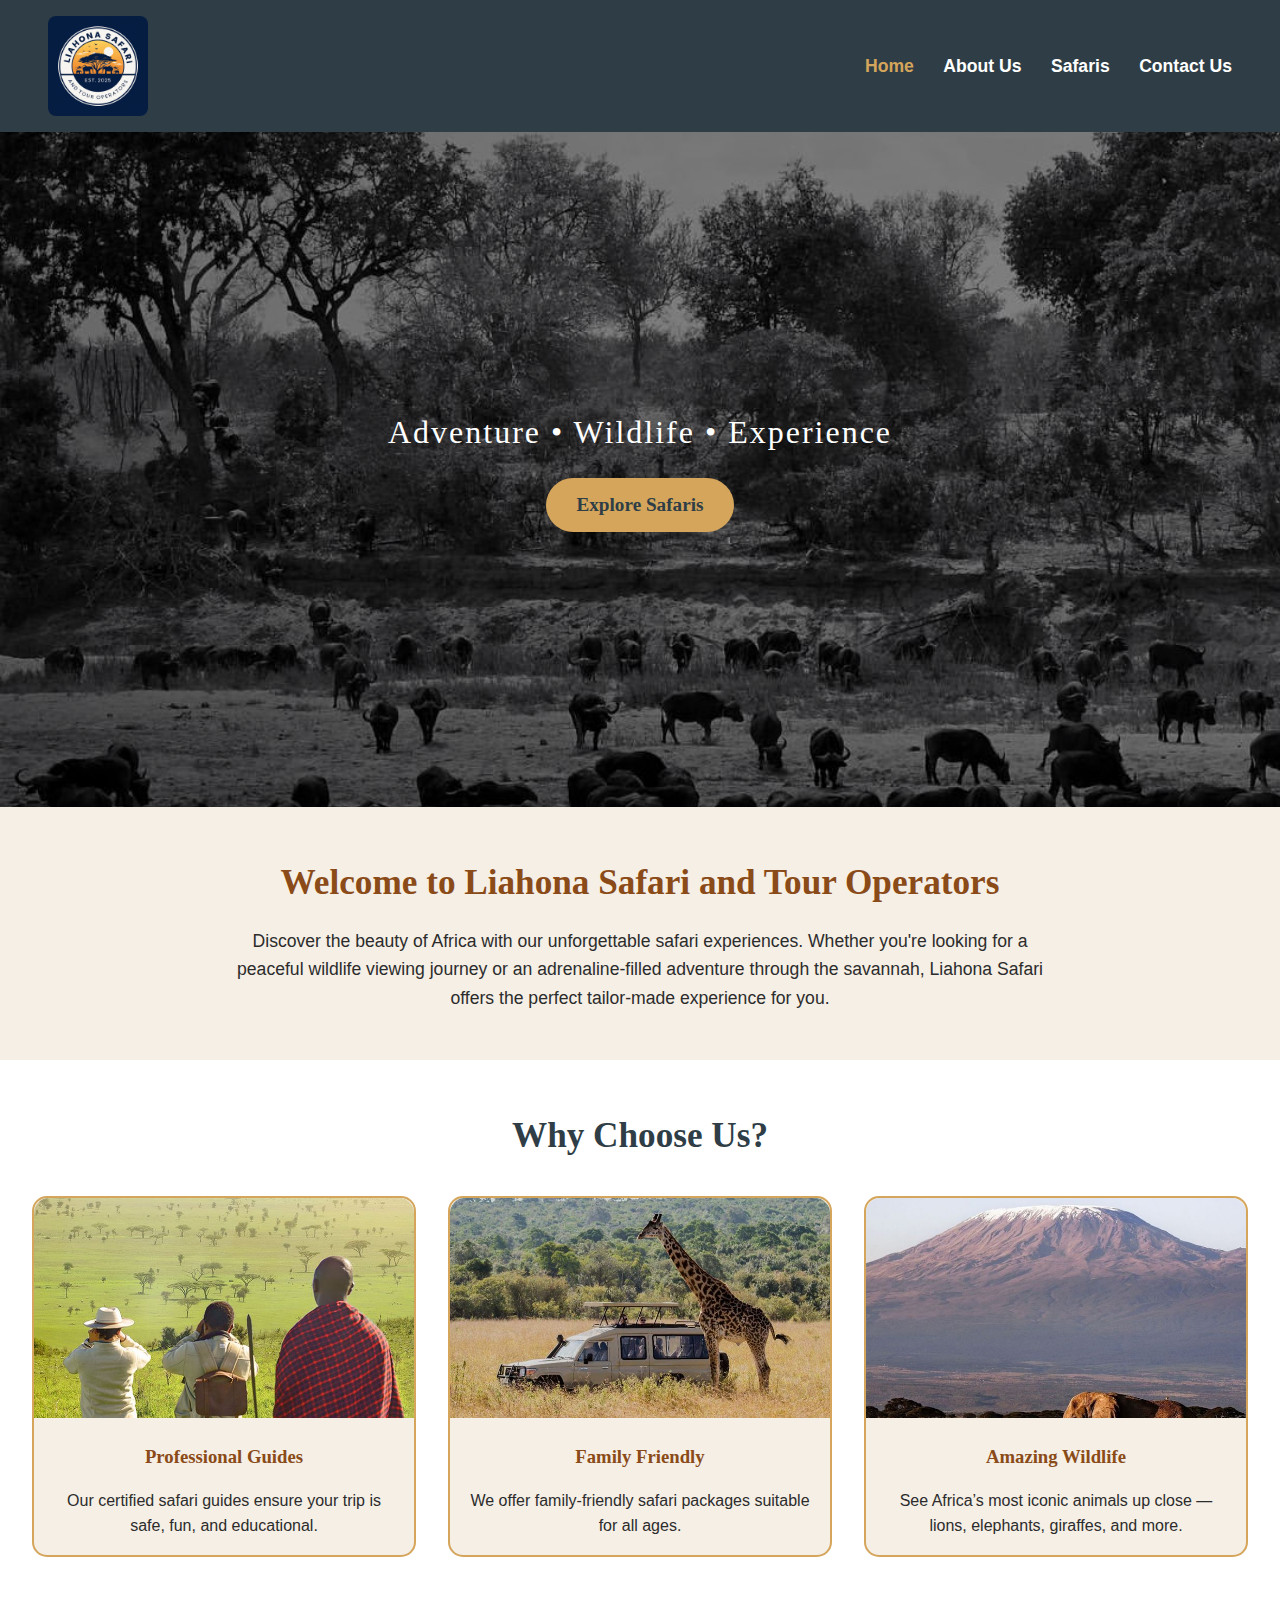
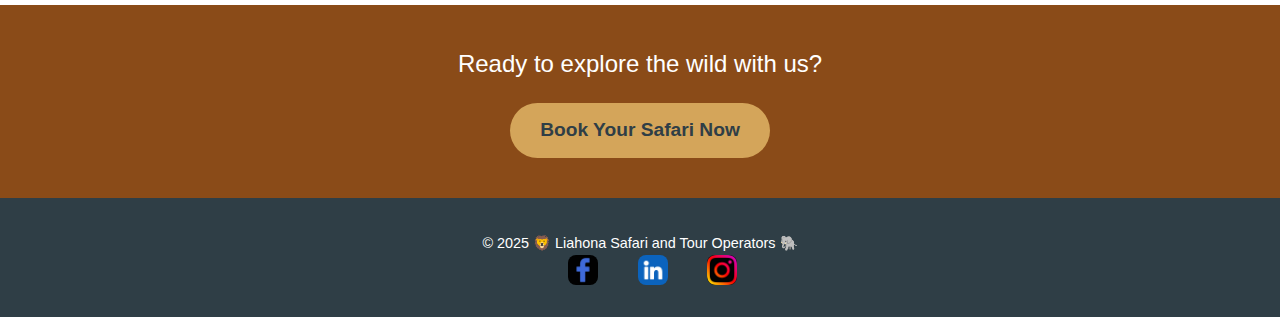
<file: index.html>
<!DOCTYPE html>
<html lang="en">

<head>
    <meta charset="UTF-8">
    <meta name="viewport" content="width=device-width, initial-scale=1.0">
    <meta name="description" content="Welcome to Liahona Safari and Tour Operators — Your home for exciting African wildlife adventures!">
    <meta name="author" content="Joseph John">
    <title>Home | Liahona Safari and Tour Operators</title>
    <link rel="stylesheet" href="styles/liahona.css">
</head>

<body>
    <header>
        <img src="images/logo.png" alt="Liahona Safari Logo" class="logo">
        <nav>
        </div>
            <a href="index.html" class="active">Home</a>
            <a href="about.html">About Us</a>
            <a href="safaris.html">Safaris</a> 
            <a href="contact.html">Contact Us</a>
        </nav>
    </header>

    <main>
        <!-- Hero Section -->
        <section class="hero">
            <div class="hero-content">
                <p>Adventure • Wildlife • Experience</p>
                <a href="safaris.html" class="cta-btn">Explore Safaris</a>
            </div>
        </section>

        <!-- Welcome Section -->
        <section class="welcome">
            <h2>Welcome to Liahona Safari and Tour Operators</h2>
            <p>
                Discover the beauty of Africa with our unforgettable safari experiences.
                Whether you're looking for a peaceful wildlife viewing journey or an
                adrenaline-filled adventure through the savannah, Liahona Safari offers
                the perfect tailor-made experience for you.
            </p>
        </section>

        <!-- Highlight Section -->
        <section class="highlights">
            <h2>Why Choose Us?</h2>

            <div class="highlight-grid">

                <div class="highlight-card">
                    <img src="images/proffessional.jpg" alt="Professional Guides">
                    <h3>Professional Guides</h3>
                    <p>Our certified safari guides ensure your trip is safe, fun, and educational.</p>
                </div>

                <div class="highlight-card">
                    <img src="images/family.jpg" alt="Family Friendly Safaris">
                    <h3>Family Friendly</h3>
                    <p>We offer family-friendly safari packages suitable for all ages.</p>
                </div>

                <div class="highlight-card">
                    <img src="images/amaizing.jpg" alt="Wildlife Experiences">
                    <h3>Amazing Wildlife</h3>
                    <p>See Africa’s most iconic animals up close — lions, elephants, giraffes, and more.</p>
                </div>

            </div>
        </section>

        <!-- Call To Action -->
        <section class="cta-section">
            <p>Ready to explore the wild with us?</p>
            <a href="contact.html" class="cta-btn">Book Your Safari Now</a>
        </section>

    </main>

    <!-- Footer -->
    <footer>
        <p>© 2025 🦁 Liahona Safari and Tour Operators 🐘</p>

        <nav class="socialmedia">
            <a href="https://facebook.com"><img src="images/facebook.jpg" alt="Facebook icon"></a>
            <a href="https://linkedin.com"><img src="images/linkden.jpg" alt="LinkedIn icon"></a>
            <a href="https://instagram.com"><img src="images/instagram.jpg" alt="Instagram icon"></a>
        </nav>
    </footer>

</body>

</html>
</file>
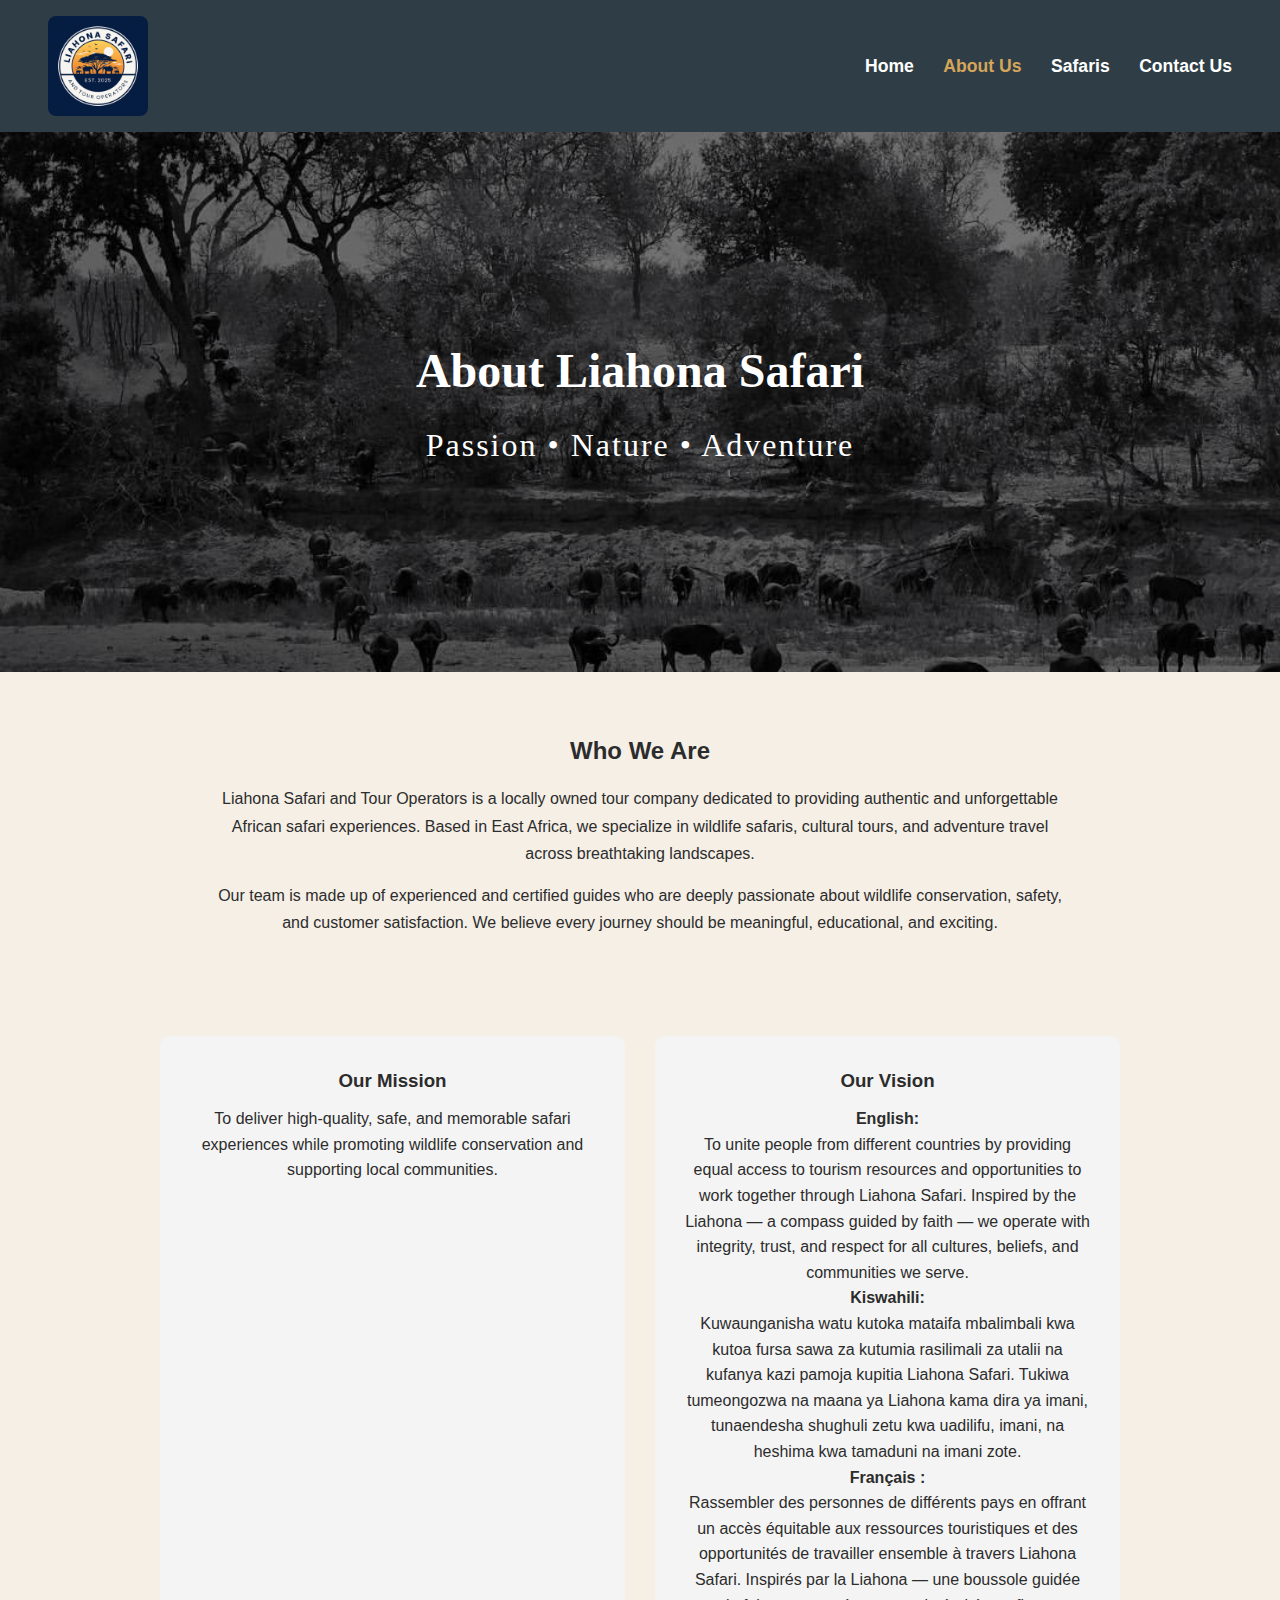
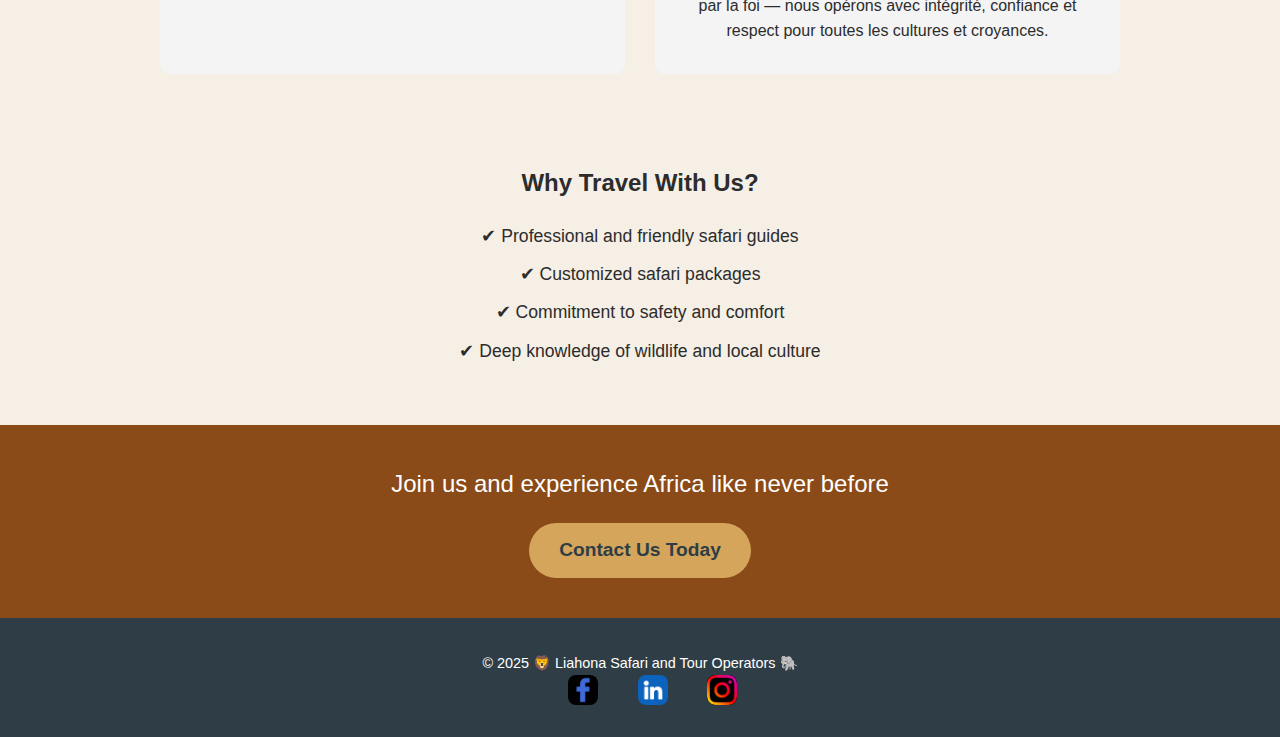
<file: about.html>
<!DOCTYPE html>
<html lang="en">

<head>
    <meta charset="UTF-8">
    <meta name="viewport" content="width=device-width, initial-scale=1.0">
    <meta name="description" content="Learn more about Liahona Safari and Tour Operators — our mission, values, and passion for African safaris.">
    <meta name="author" content="Joseph John">
    <title>About Us | Liahona Safari and Tour Operators</title>
    <link rel="stylesheet" href="styles/liahona.css">
</head>

<body>

    <header>
        <img src="images/logo.png" alt="Liahona Safari Logo" class="logo">
        <nav>
            <a href="index.html">Home</a>
            <a href="about.html" class="active">About Us</a>
            <a href="safaris.html">Safaris</a>
            <a href="contact.html">Contact Us</a>
        </nav>
    </header>

    <main>

        <!-- About Hero -->
        <section class="about-hero">
            <div class="hero-content">
                <h1>About Liahona Safari</h1>
                <p>Passion • Nature • Adventure</p>
            </div>
        </section>

        <!-- About Content -->
        <section class="about-content">
            <h2>Who We Are</h2>
            <p>
                Liahona Safari and Tour Operators is a locally owned tour company dedicated
                to providing authentic and unforgettable African safari experiences.
                Based in East Africa, we specialize in wildlife safaris, cultural tours,
                and adventure travel across breathtaking landscapes.
            </p>

            <p>
                Our team is made up of experienced and certified guides who are deeply
                passionate about wildlife conservation, safety, and customer satisfaction.
                We believe every journey should be meaningful, educational, and exciting.
            </p>
        </section>

        <!-- Mission & Vision -->
        <section class="mission-vision">
            <div class="mv-card">
                <h3>Our Mission</h3>
                <p>
                    To deliver high-quality, safe, and memorable safari experiences while
                    promoting wildlife conservation and supporting local communities.
                </p>
            </div>

            <div class="mv-card">
                <h3>Our Vision</h3>

                <p>
                    <strong>English:</strong><br>
                    To unite people from different countries by providing equal access to
                    tourism resources and opportunities to work together through Liahona Safari.
                    Inspired by the Liahona — a compass guided by faith — we operate with integrity,
                    trust, and respect for all cultures, beliefs, and communities we serve.
                </p>

                <p>
                    <strong>Kiswahili:</strong><br>
                    Kuwaunganisha watu kutoka mataifa mbalimbali kwa kutoa fursa sawa za kutumia
                    rasilimali za utalii na kufanya kazi pamoja kupitia Liahona Safari.
                    Tukiwa tumeongozwa na maana ya Liahona kama dira ya imani,
                    tunaendesha shughuli zetu kwa uadilifu, imani, na heshima kwa tamaduni
                    na imani zote.
                </p>

                <p>
                    <strong>Français :</strong><br>
                    Rassembler des personnes de différents pays en offrant un accès équitable
                    aux ressources touristiques et des opportunités de travailler ensemble
                    à travers Liahona Safari.
                    Inspirés par la Liahona — une boussole guidée par la foi —
                    nous opérons avec intégrité, confiance et respect pour toutes les cultures
                    et croyances.
                </p>
            </div>
        </section>

        <!-- Why Choose Us -->
        <section class="about-highlights">
            <h2>Why Travel With Us?</h2>

            <ul>
                <li>✔ Professional and friendly safari guides</li>
                <li>✔ Customized safari packages</li>
                <li>✔ Commitment to safety and comfort</li>
                <li>✔ Deep knowledge of wildlife and local culture</li>
            </ul>
        </section>

        <!-- Call to Action -->
        <section class="cta-section">
            <p>Join us and experience Africa like never before</p>
            <a href="contact.html" class="cta-btn">Contact Us Today</a>
        </section>

    </main>

    <footer>
        <p>© 2025 🦁 Liahona Safari and Tour Operators 🐘</p>

        <nav class="socialmedia">
            <a href="https://facebook.com"><img src="images/facebook.jpg" alt="Facebook icon"></a>
            <a href="https://linkedin.com"><img src="images/linkden.jpg" alt="LinkedIn icon"></a>
            <a href="https://instagram.com"><img src="images/instagram.jpg" alt="Instagram icon"></a>
        </nav>
    </footer>

</body>
</html>
</file>
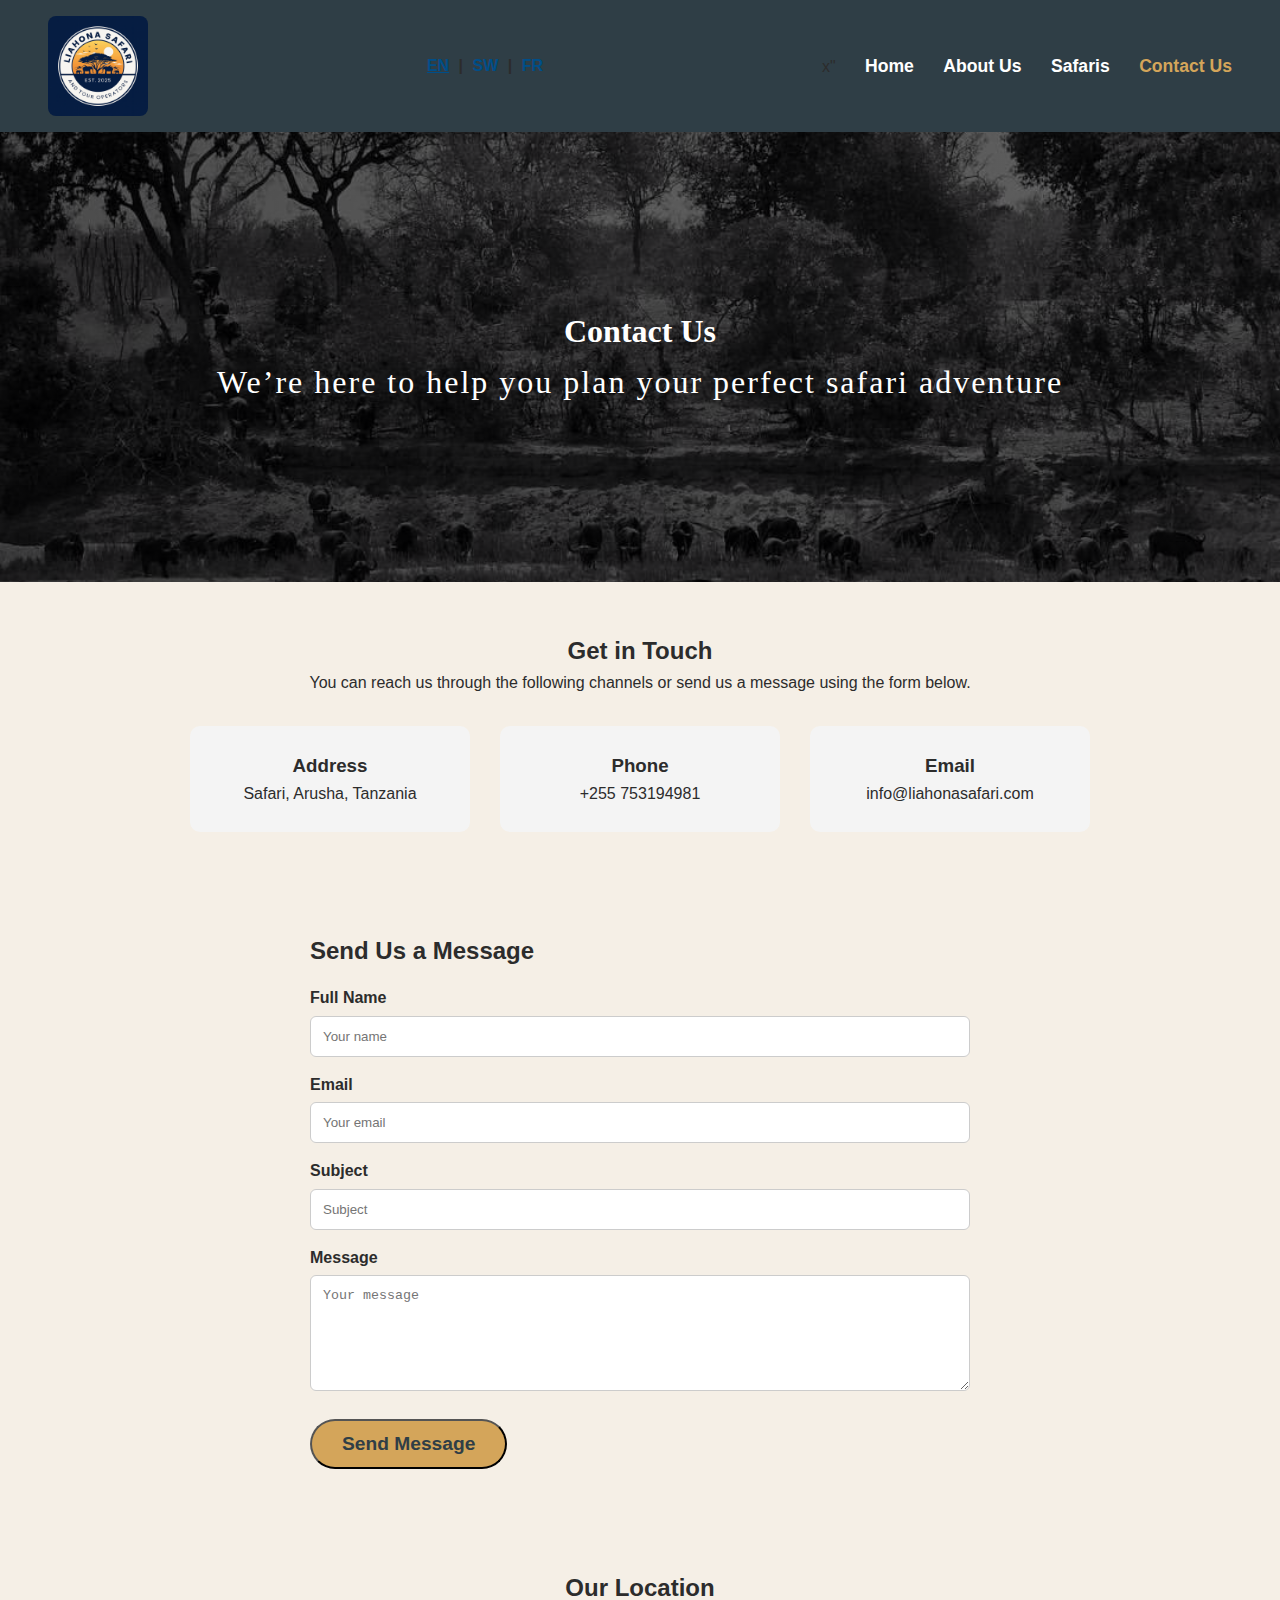
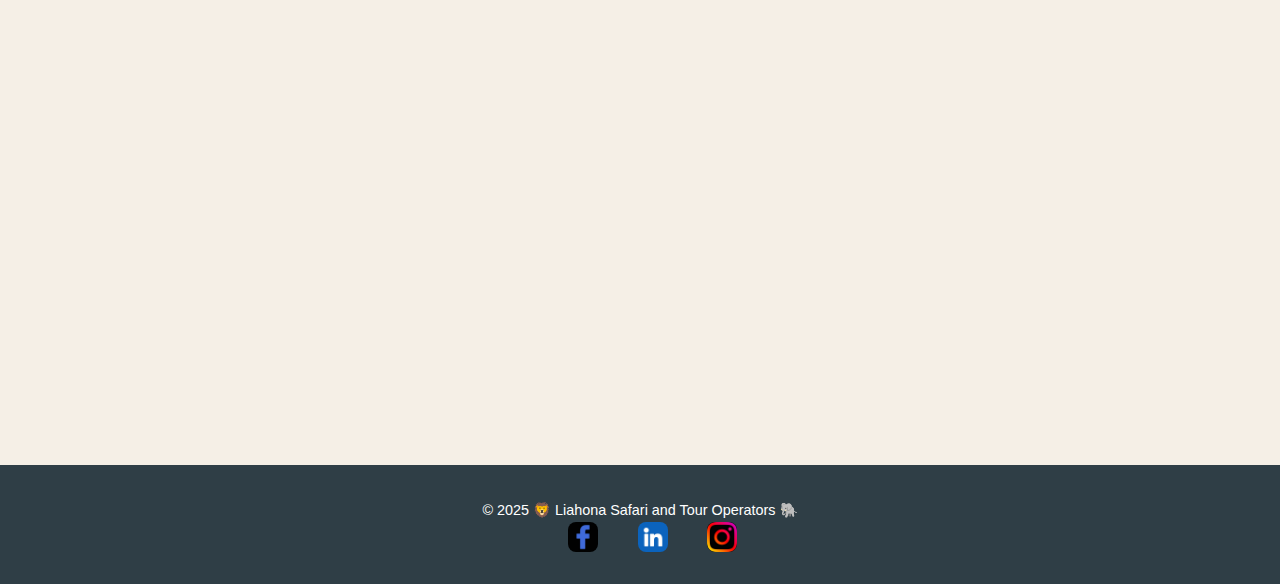
<file: contact.html>
<!DOCTYPE html>
<html lang="en">

<head>
    <meta charset="UTF-8">
    <meta name="viewport" content="width=device-width, initial-scale=1.0">
    <meta name="description" content="Contact Liahona Safari and Tour Operators for inquiries, bookings, or custom safari packages.">
    <meta name="author" content="Joseph John">
    <title>Contact Us | Liahona Safari and Tour Operators</title>
    <link rel="stylesheet" href="styles/liahona.css">
</head>

<body>

    <!-- Header with Navigation and Language Selector -->
    <header>
        <img src="images/logo.png" alt="Liahona Safari Logo" class="logo">

        <div class="language-selector">
            <a href="#" data-lang="en" class="active">EN</a> | 
            <a href="#" data-lang="sw">SW</a> | 
            <a href="#" data-lang="fr">FR</a>
        </div>

        <nav class="nav-menu" id menu="navMenu">
            <span class="close-btn"onclick="toggleMenu()">x</span>"
            <a href="index.html">Home</a>
            <a href="about.html">About Us</a>
            <a href="safaris.html">Safaris</a>
            <a href="contact.html" class="active">Contact Us</a>
        </nav>
    </header>

    <main>

        <!-- Contact Hero -->
        <section class="contact-hero">
            <div class="hero-content">
                <h1>Contact Us</h1>
                <p>We’re here to help you plan your perfect safari adventure</p>
            </div>
        </section>

        <!-- Contact Info -->
        <section class="contact-info">
            <h2>Get in Touch</h2>
            <p>You can reach us through the following channels or send us a message using the form below.</p>

            <div class="info-grid">
                <div class="info-card">
                    <h3>Address</h3>
                    <p>Safari, Arusha, Tanzania</p>
                </div>
                <div class="info-card">
                    <h3>Phone</h3>
                    <p>+255 753194981</p>
                </div>
                <div class="info-card">
                    <h3>Email</h3>
                    <p>info@liahonasafari.com</p>
                </div>
            </div>
        </section>

        <!-- Contact Form -->
        <section class="contact-form-section">
            <h2>Send Us a Message</h2>
            <!-- Formspree placeholder, replace "your_form_id" with real ID -->
            <form action="https://formspree.io/f/your_form_id" method="POST" class="contact-form">
                <label for="name">Full Name</label>
                <input type="text" id="name" name="name" placeholder="Your name" required>

                <label for="email">Email</label>
                <input type="email" id="email" name="email" placeholder="Your email" required>

                <label for="subject">Subject</label>
                <input type="text" id="subject" name="subject" placeholder="Subject" required>

                <label for="message">Message</label>
                <textarea id="message" name="message" rows="6" placeholder="Your message" required></textarea>

                <button type="submit" class="cta-btn">Send Message</button>
            </form>
        </section>

        <!-- Map -->
        <section class="contact-map">
            <h2>Our Location</h2>
            <div class="map-container">
                <iframe 
                    src="https://www.google.com/maps/embed?pb=!1m18!1m12!1m3!1d3960.123456789!2d36.123456!3d-3.123456!2m3!1f0!2f0!3f0!3m2!1i1024!2i768!4f13.1!3m3!1m2!1s0x1831abcdef12345%3A0xabcdef123456!2sArusha%2C%20Tanzania!5e0!3m2!1sen!2sus!4v1700000000000" 
                    width="100%" height="400" style="border:0;" allowfullscreen="" loading="lazy"></iframe>
            </div>
        </section>

    </main>

    <!-- Footer -->
    <footer>
        <p>© 2025 🦁 Liahona Safari and Tour Operators 🐘</p>

        <nav class="socialmedia">
            <a href="https://facebook.com"><img src="images/facebook.jpg" alt="Facebook icon"></a>
            <a href="https://linkedin.com"><img src="images/linkden.jpg" alt="LinkedIn icon"></a>
            <a href="https://instagram.com"><img src="images/instagram.jpg" alt="Instagram icon"></a>
        </nav>
    </footer>

    <!-- Optional JS for Language Switcher -->
    <script>
        const links = document.querySelectorAll('.language-selector a');
        links.forEach(link => {
            link.addEventListener('click', (e) => {
                e.preventDefault();
                links.forEach(l => l.classList.remove('active'));
                link.classList.add('active');
                const lang = link.getAttribute('data-lang');
                alert('Language switch: ' + lang + ' (You can implement content changes here)');
            });
        });
    </script>

</body>
</html>
</file>
<file: styles/liahona.css>
/* ------------------------------
   LIAHONA SAFARI 
--------------------------------*/

/* ROOT COLORS */
:root {
    --primary-color: #8a4b18; /* safari brown */
    --secondary-color: #d4a55a; /* warm golden sand */
    --accent-color: #2f3e46; /* dark forest */
    --highlight-color: #ffffff;
    --light-bg: #f5efe6;
    --dark-text: #2c2c2c;

    --heading-font: 'Georgia', serif;
    --body-font: 'Arial', sans-serif;
}

/* GLOBAL RESET */
* {
    margin: 0;
    padding: 0;
    box-sizing: border-box;
}

body {
    font-family: var(--body-font);
    background-color: var(--light-bg);
    color: var(--dark-text);
    line-height: 1.6;
}

/* ------------------------------
   HEADER
--------------------------------*/
header {
    background-color: var(--accent-color);
    display: flex;
    justify-content: space-between;
    align-items: center;
    padding: 1rem 3rem;
}

.logo {
    width: 100px;
    height: auto;
    display: block;
    border-radius: 8px;
}

nav a {
    color: var(--highlight-color);
    text-decoration: none;
    margin-left: 25px;
    font-weight: bold;
    font-size: 1.1rem;
    transition: 0.3s ease-in-out;
}

nav a:hover,
nav a.active {
    color: var(--secondary-color);
}

/* ------------------------------
   HERO SECTION
--------------------------------*/
.hero {
    background-image: url("../images/park.jpg");
    background-size: cover;
    background-position: center;
    height: 75vh;
    position: relative;
    display: flex;
    justify-content: center;
    align-items: center;
}

.hero::after {
    content: "";
    position: absolute;
    top: 0; 
    left: 0;
    width: 100%; 
    height: 100%;
    background: rgba(0, 0, 0, 0.45);
}

.hero-content {
    position: relative;
    text-align: center;
    color: var(--highlight-color);
    font-family: var(--heading-font);
    z-index: 2;
}

.hero-content p {
    font-size: 2rem;
    letter-spacing: 2px;
}

.cta-btn {
    display: inline-block;
    margin-top: 20px;
    background-color: var(--secondary-color);
    padding: 12px 30px;
    color: var(--accent-color);
    font-weight: bold;
    font-size: 1.2rem;
    text-decoration: none;
    border-radius: 30px;
    transition: 0.3s;
}

.cta-btn:hover {
    background-color: var(--primary-color);
    color: var(--highlight-color);
}

/* ------------------------------
   WELCOME SECTION
--------------------------------*/
.welcome {
    padding: 3rem 2rem;
    text-align: center;
    max-width: 900px;
    margin: auto;
}

.welcome h2 {
    font-family: var(--heading-font);
    margin-bottom: 1rem;
    font-size: 2.2rem;
    color: var(--primary-color);
}

.welcome p {
    font-size: 1.1rem;
}

/* ------------------------------
   HIGHLIGHT SECTION (Cards)
--------------------------------*/
.highlights {
    padding: 3rem 2rem;
    background-color: #fff;
}

.highlights h2 {
    text-align: center;
    font-size: 2.2rem;
    font-family: var(--heading-font);
    margin-bottom: 2rem;
    color: var(--accent-color);
}

.highlight-grid {
    display: grid;
    grid-template-columns: repeat(auto-fit, minmax(260px, 1fr));
    gap: 2rem;
}

.highlight-card {
    background-color: var(--light-bg);
    border: 2px solid var(--secondary-color);
    border-radius: 15px;
    padding-bottom: 1rem;
    transition: transform 0.3s ease-in-out;
}

.highlight-card:hover {
    transform: scale(1.05);
}

.highlight-card img {
    width: 100%;
    height: 220px;
    object-fit: cover;
    border-radius: 15px 15px 0 0;
}

.highlight-card h3 {
    font-family: var(--heading-font);
    text-align: center;
    margin: 1rem 0;
    color: var(--primary-color);
}

.highlight-card p {
    text-align: center;
    padding: 0 1rem;
}

/* ------------------------------
   CTA SECTION
--------------------------------*/
.cta-section {
    background-color: var(--primary-color);
    color: var(--highlight-color);
    padding: 2.5rem 1rem;
    text-align: center;
}

.cta-section p {
    font-size: 1.5rem;
}

.cta-section .cta-btn {
    background-color: var(--secondary-color);
    color: var(--accent-color);
}

.cta-section .cta-btn:hover {
    background-color: var(--highlight-color);
    color: var(--primary-color);
}

/* ------------------------------
   FOOTER
--------------------------------*/
footer {
    background-color: var(--accent-color);
    color: var(--highlight-color);
    padding: 1.5rem 1rem;
    text-align: center;
}

footer nav img {
    width: 35px;
    margin: 0 10px;
    border-radius: 8px;
    transition: 0.3s;
}

footer nav img:hover {
    transform: scale(1.2);
}
footer p {
    margin-top: 10px;
    font-size: 0.9rem;
}








/* ================================
   ABOUT PAGE STYLES
================================ */

.about-hero {
    background: linear-gradient(rgba(0,0,0,0.5), rgba(0,0,0,0.5)),
                url("/images/park.jpg") center/cover no-repeat;
    height: 60vh;
    display: flex;
    align-items: center;
    justify-content: center;
    text-align: center;
    color: #fff;
}

.about-hero h1 {
    font-size: 3rem;
    margin-bottom: 10px;
}

.about-content {
    padding: 60px 20px;
    max-width: 900px;
    margin: auto;
    text-align: center;
}

.about-content p {
    margin-top: 15px;
    line-height: 1.7;
}

.mission-vision {
    display: grid;
    grid-template-columns: repeat(auto-fit, minmax(250px, 1fr));
    gap: 30px;
    padding: 40px 20px;
    max-width: 1000px;
    margin: auto;
}

.mv-card {
    background: #f4f4f4;
    padding: 30px;
    border-radius: 10px;
    text-align: center;
}

.mv-card h3 {
    margin-bottom: 10px;
}

.about-highlights {
    padding: 50px 20px;
    text-align: center;
}

.about-highlights ul {
    list-style: none;
    padding: 0;
    margin-top: 20px;
}

.about-highlights li {
    margin: 10px 0;
    font-size: 1.1rem;
}



/* ================================
   SAFARIS & PACKAGES PAGE
================================ */

.safari-hero {
    background: linear-gradient(rgba(0,0,0,0.6), rgba(0,0,0,0.6)),
                url("/images/park.jpg") center/cover no-repeat;
    height: 60vh;
    display: flex;
    align-items: center;
    justify-content: center;
    color: #fff;
    text-align: center;
}

.safari-intro {
    padding: 60px 20px;
    max-width: 900px;
    margin: auto;
    text-align: center;
}

.packages {
    padding: 40px 20px;
}

.package-grid {
    display: grid;
    grid-template-columns: repeat(auto-fit, minmax(250px, 1fr));
    gap: 30px;
    max-width: 1200px;
    margin: auto;
}

.package-card {
    background: #f4f4f4;
    border-radius: 10px;
    overflow: hidden;
    text-align: center;
    padding-bottom: 20px;
}

.package-card img {
    width: 100%;
    height: 200px;
    object-fit: cover;
}

.package-card h3 {
    margin: 15px 0 10px;
}

.package-card p {
    padding: 0 15px;
}

.package-card ul {
    list-style: none;
    padding: 0;
    margin: 15px 0;
}

.package-card li {
    margin: 5px 0;
}

.custom-safari {
    padding: 60px 20px;
    text-align: center;
    background: #eee;
}



/* ================================
   CONTACT PAGE STYLES
================================ */

.contact-hero {
    background: linear-gradient(rgba(0,0,0,0.6), rgba(0,0,0,0.6)),
                url("/images/park.jpg") center/cover no-repeat;
    height: 50vh;
    display: flex;
    align-items: center;
    justify-content: center;
    color: #fff;
    text-align: center;
}

.contact-info {
    padding: 50px 20px;
    text-align: center;
}

.info-grid {
    display: grid;
    grid-template-columns: repeat(auto-fit, minmax(200px, 1fr));
    gap: 30px;
    margin-top: 30px;
    max-width: 900px;
    margin-left: auto;
    margin-right: auto;
}

.info-card {
    background: #f4f4f4;
    padding: 25px;
    border-radius: 10px;
}

.contact-form-section {
    padding: 50px 20px;
    max-width: 700px;
    margin: auto;
}

.contact-form label {
    display: block;
    margin-top: 15px;
    margin-bottom: 5px;
    font-weight: bold;
}

.contact-form input,
.contact-form textarea {
    width: 100%;
    padding: 12px;
    border-radius: 6px;
    border: 1px solid #ccc;
    resize: vertical;
}

.contact-form button {
    margin-top: 20px;
}

.contact-map {
    padding: 50px 20px;
    text-align: center;
}

.map-container {
    max-width: 900px;
    margin: auto;
    border-radius: 10px;
    overflow: hidden;
}

/* Language selector */
.language-selector {
    text-align: right;
    padding: 10px 20px;
    font-weight: bold;
}

.language-selector a {
    color: #004e89;
    text-decoration: none;
    margin: 0 5px;
}

.language-selector a.active {
    text-decoration: underline;
}

/* Social media hover */
.socialmedia a img {
    width: 30px;
    margin: 0 5px;
    transition: transform 0.3s;
}

.socialmedia a img:hover {
    transform: scale(1.2);

}
</file>
